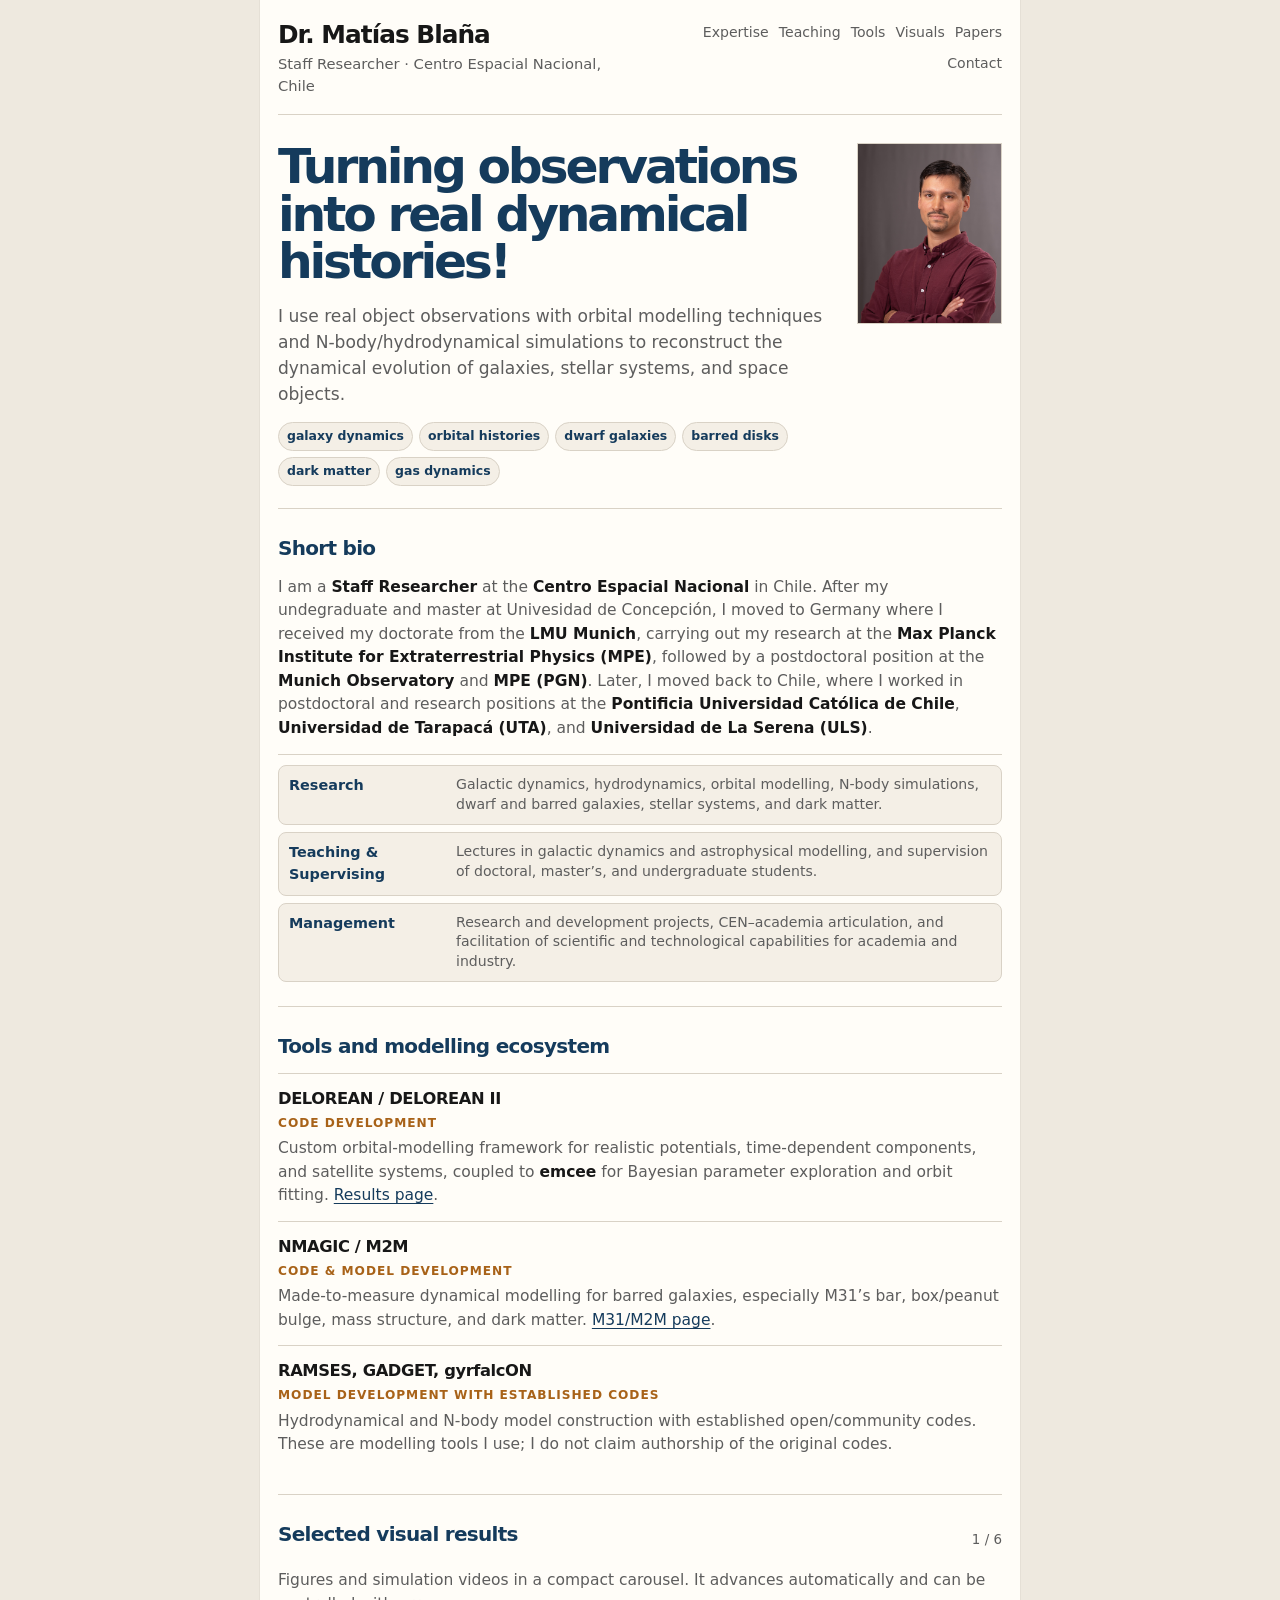
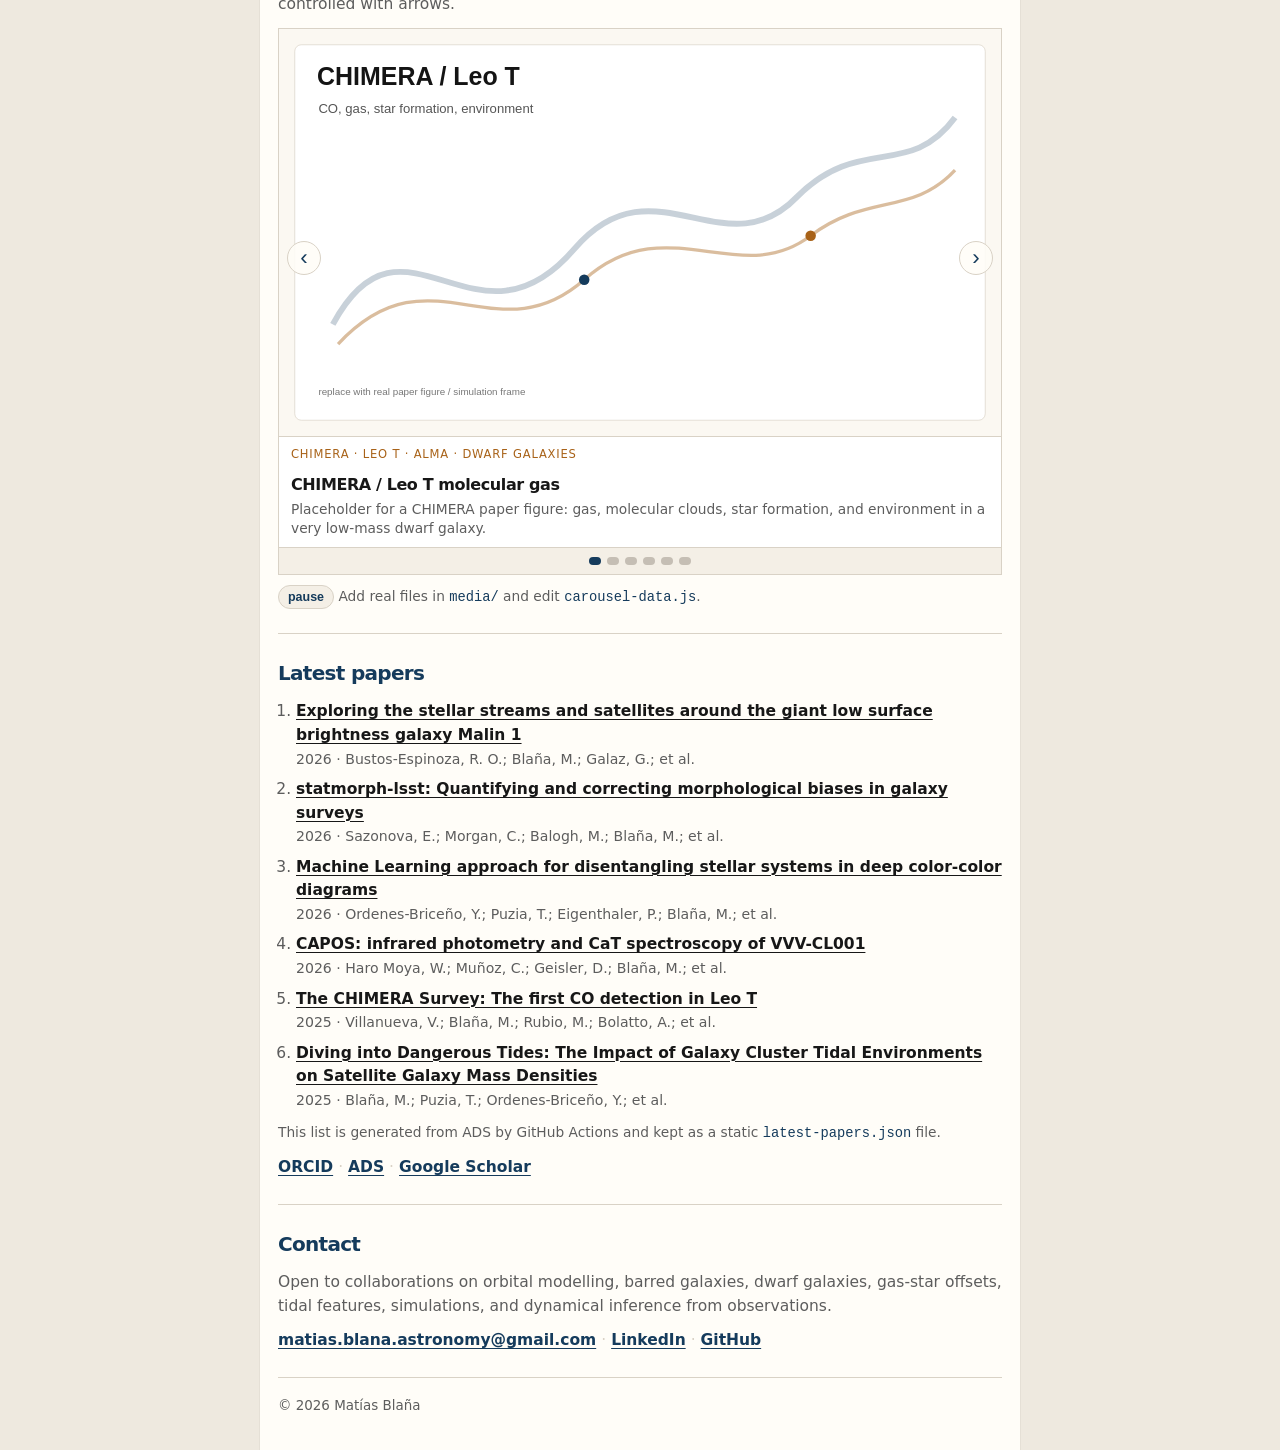
<file: index.html>
<!doctype html><html lang="en"><head><meta charset="utf-8"><meta name="viewport" content="width=device-width,initial-scale=1"><title>Matías Blaña — Dynamical Modelling</title><meta name="description" content="Matías Blaña — computational and observational dynamics."><link rel="stylesheet" href="styles.css"></head><body><main class="page"><header class="top"><div><h1>Dr. Matías Blaña</h1><p class="role">Staff Researcher · Centro Espacial Nacional, Chile</p></div><nav><a href="#expertise">Expertise</a><a href="teaching/">Teaching</a><a href="#tools">Tools</a><a href="#visuals">Visuals</a><a href="#papers">Papers</a><a href="#contact">Contact</a></nav></header><section class="hero" id="expertise"><div class="hero-grid"><div class="hero-copy"><p class="brand">Turning observations into real dynamical histories!</p><p class="summary">I use real object observations with orbital modelling techniques and N-body/hydrodynamical simulations to reconstruct the dynamical evolution of galaxies, stellar systems, and space objects.</p><div class="chips"><span>galaxy dynamics</span><span>orbital histories</span><span>dwarf galaxies</span><span>barred disks</span><span>dark matter</span><span>gas dynamics</span></div></div><div class="profile-photo-slot"><img src="media/profile.jpg" alt="Matías Blaña" onerror="this.style.display='none';this.nextElementSibling.style.display='grid';"><div class="photo-placeholder">your photo</div></div></div></section><section class="block">
<h2>Short bio</h2>
<p>I am a <strong>Staff Researcher</strong> at the <strong>Centro Espacial Nacional</strong> in Chile. After my undegraduate and master at Univesidad de Concepción, I moved to Germany where I received my doctorate from the <strong>LMU Munich</strong>, carrying out my research at the <strong>Max Planck Institute for Extraterrestrial Physics (MPE)</strong>, followed by a postdoctoral position at the <strong>Munich Observatory</strong> and <strong>MPE (PGN)</strong>. Later, I moved back to Chile, where I worked in postdoctoral and research positions at the <strong>Pontificia Universidad Católica de Chile</strong>, <strong>Universidad de Tarapacá (UTA)</strong>, and <strong>Universidad de La Serena (ULS)</strong>.</p>

<div class="profile-fronts role-buttons">
  <a class="role-button" href="research/">
    <strong>Research</strong>
    <span>Galactic dynamics, hydrodynamics, orbital modelling, N-body simulations, dwarf and barred galaxies, stellar systems, and dark matter.</span>
  </a>

  <a class="role-button" href="teaching/">
    <strong>Teaching &amp; Supervising</strong>
    <span>Lectures in galactic dynamics and astrophysical modelling, and supervision of doctoral, master’s, and undergraduate students.</span>
  </a>

  <a class="role-button" href="management/">
    <strong>Management</strong>
    <span>Research and development projects, CEN–academia articulation, and facilitation of scientific and technological capabilities for academia and industry.</span>
  </a>
</div>
</section><section class="block" id="tools"><h2>Tools and modelling ecosystem</h2><div class="rows"><article><h3>DELOREAN / DELOREAN II <span>code development</span></h3><p>Custom orbital-modelling framework for realistic potentials, time-dependent components, and satellite systems, coupled to <strong>emcee</strong> for Bayesian parameter exploration and orbit fitting. <a href="delorean/">Results page</a>.</p></article><article><h3>NMAGIC / M2M <span>code & model development</span></h3><p>Made-to-measure dynamical modelling for barred galaxies, especially M31’s bar, box/peanut bulge, mass structure, and dark matter. <a href="m31-m2m/">M31/M2M page</a>.</p></article><article><h3>RAMSES, GADGET, gyrfalcON <span>model development with established codes</span></h3><p>Hydrodynamical and N-body model construction with established open/community codes. These are modelling tools I use; I do not claim authorship of the original codes.</p></article></div></section><section class="block" id="visuals"><div class="carousel-topline"><h2>Selected visual results</h2><span class="carousel-count" data-carousel-count></span></div><p>Figures and simulation videos in a compact carousel. It advances automatically and can be controlled with arrows.</p><div class="carousel" data-carousel><button class="arrow prev" data-carousel-prev aria-label="Previous item">‹</button><button class="arrow next" data-carousel-next aria-label="Next item">›</button><div class="carousel-stage" data-carousel-stage></div><div class="carousel-caption"><p class="meta" data-carousel-meta></p><h3 data-carousel-title></h3><p data-carousel-caption></p></div><div class="dots" data-carousel-dots></div></div><p class="note"><button class="pause-btn" data-carousel-pause>pause</button> Add real files in <code>media/</code> and edit <code>carousel-data.js</code>.</p></section><section class="block" id="papers"><h2>Latest papers</h2><ol class="papers" data-latest-papers><li>Loading latest papers from local ADS cache…</li></ol><p class="note">This list is generated from ADS by GitHub Actions and kept as a static <code>latest-papers.json</code> file.</p><p class="links-inline"><a href="https://orcid.org/0000-0003-2139-0944">ORCID</a><span>·</span><a href="https://ui.adsabs.harvard.edu/search/q=author%3A%22Bla%C3%B1a%2C%20Matias%22">ADS</a><span>·</span><a href="https://scholar.google.com/citations?user=REPLACE_WITH_ID">Google Scholar</a></p></section><section class="block contact" id="contact"><h2>Contact</h2><p>Open to collaborations on orbital modelling, barred galaxies, dwarf galaxies, gas-star offsets, tidal features, simulations, and dynamical inference from observations.</p><p class="links-inline"><a href="mailto:matias.blana.astronomy@gmail.com">matias.blana.astronomy@gmail.com</a><span>·</span><a href="https://www.linkedin.com/in/matiasblana">LinkedIn</a><span>·</span><a href="https://github.com/MatiasBlana">GitHub</a></p></section><footer><span>© <span id="year"></span> Matías Blaña</span></footer></main><script src="carousel-data.js"></script><script src="carousel.js"></script><script src="papers.js"></script><script>document.getElementById("year").textContent=new Date().getFullYear();</script></body></html>
</file>
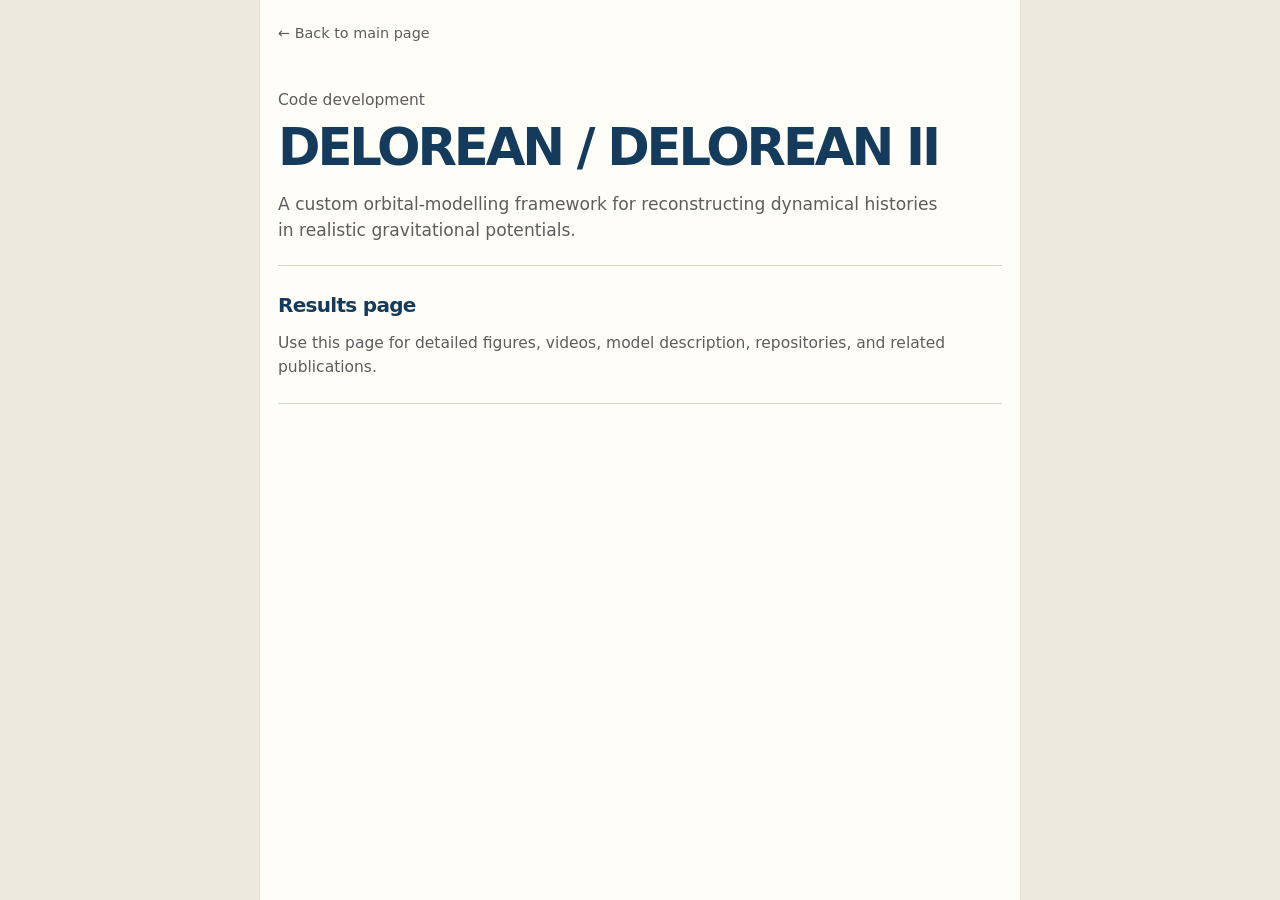
<file: delorean/index.html>
<!doctype html><html lang="en"><head><meta charset="utf-8"><meta name="viewport" content="width=device-width,initial-scale=1"><title>DELOREAN / DELOREAN II — Matías Blaña</title><link rel="stylesheet" href="../styles.css"></head><body><main class="page"><a class="back" href="../">← Back to main page</a><section class="hero"><p class="kicker">Code development</p><h1 class="subpage-title">DELOREAN / DELOREAN II</h1><p class="summary">A custom orbital-modelling framework for reconstructing dynamical histories in realistic gravitational potentials.</p></section><section class="block"><h2>Results page</h2><p>Use this page for detailed figures, videos, model description, repositories, and related publications.</p></section></main></body></html>
</file>
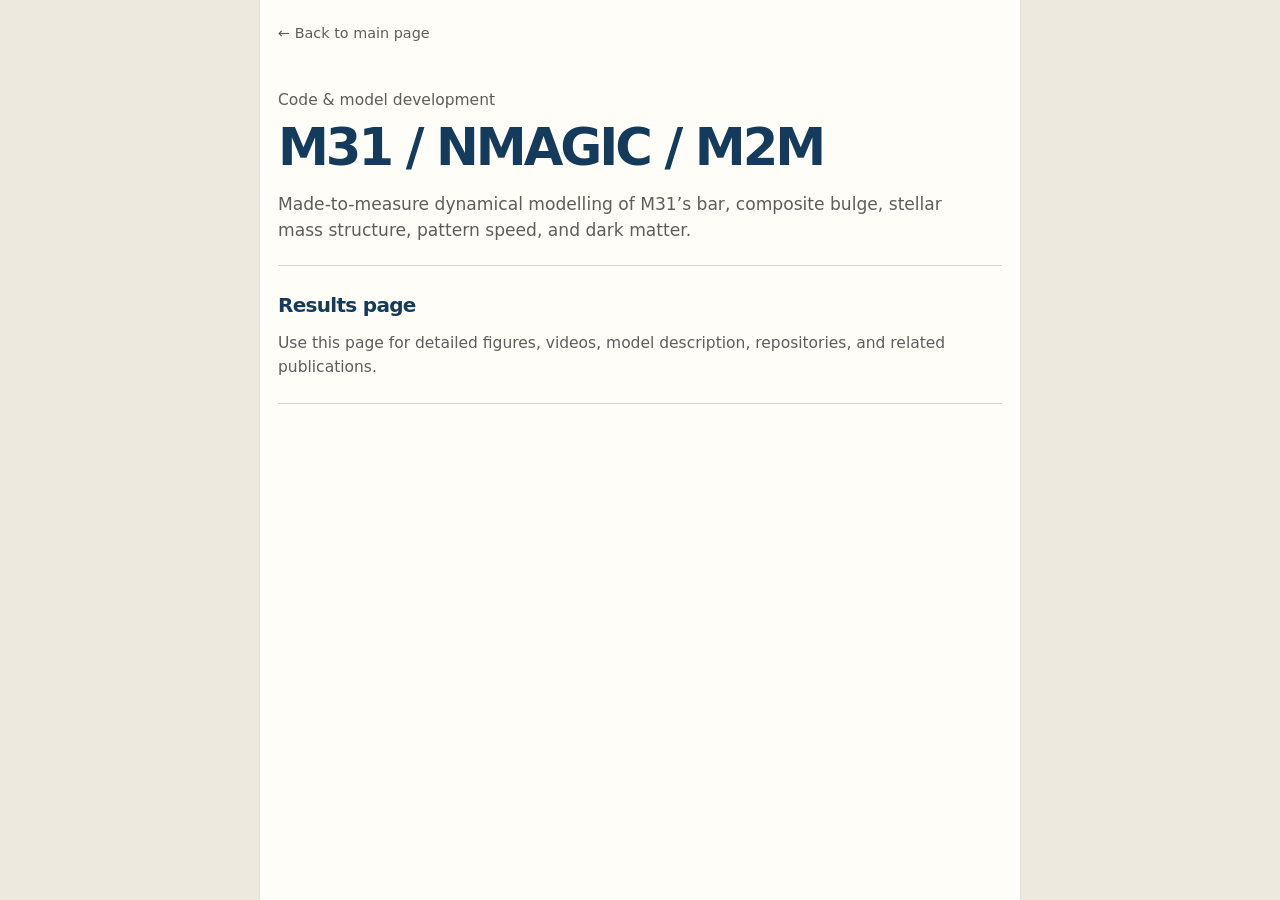
<file: m31-m2m/index.html>
<!doctype html><html lang="en"><head><meta charset="utf-8"><meta name="viewport" content="width=device-width,initial-scale=1"><title>M31 / NMAGIC / M2M — Matías Blaña</title><link rel="stylesheet" href="../styles.css"></head><body><main class="page"><a class="back" href="../">← Back to main page</a><section class="hero"><p class="kicker">Code & model development</p><h1 class="subpage-title">M31 / NMAGIC / M2M</h1><p class="summary">Made-to-measure dynamical modelling of M31’s bar, composite bulge, stellar mass structure, pattern speed, and dark matter.</p></section><section class="block"><h2>Results page</h2><p>Use this page for detailed figures, videos, model description, repositories, and related publications.</p></section></main></body></html>
</file>
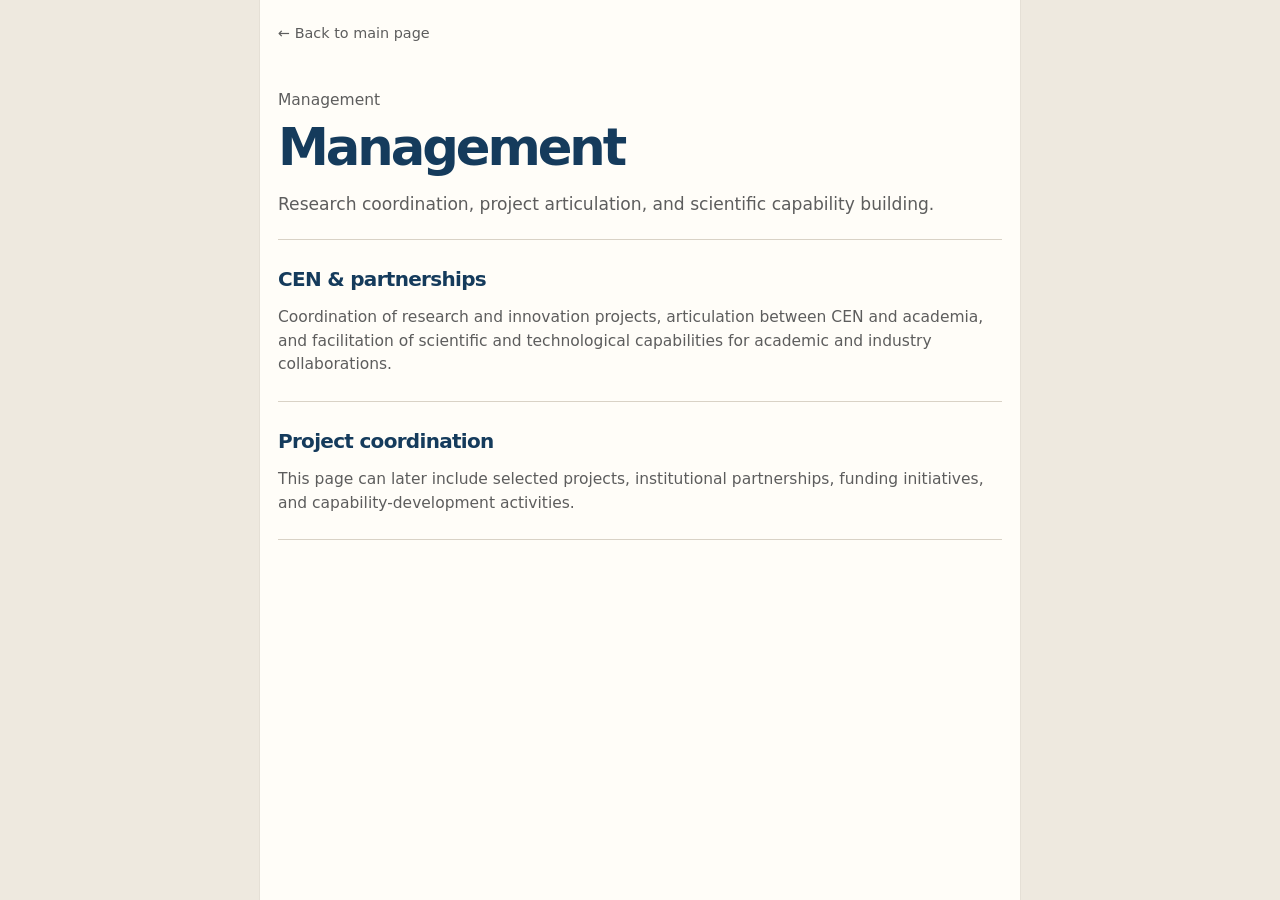
<file: management/index.html>
<!doctype html>
<html lang="en">
<head>
  <meta charset="utf-8">
  <meta name="viewport" content="width=device-width,initial-scale=1">
  <title>Management — Matías Blaña</title>
  <link rel="stylesheet" href="../styles.css">
</head>
<body>
<main class="page">
  <a class="back" href="../">← Back to main page</a>
  <section class="hero">
    <p class="kicker">Management</p>
    <h1 class="subpage-title">Management</h1>
    <p class="summary">Research coordination, project articulation, and scientific capability building.</p>
  </section>
  <section class="block"><h2>CEN & partnerships</h2><p>Coordination of research and innovation projects, articulation between CEN and academia, and facilitation of scientific and technological capabilities for academic and industry collaborations.</p></section>
<section class="block"><h2>Project coordination</h2><p>This page can later include selected projects, institutional partnerships, funding initiatives, and capability-development activities.</p></section>
</main>
</body>
</html>
</file>
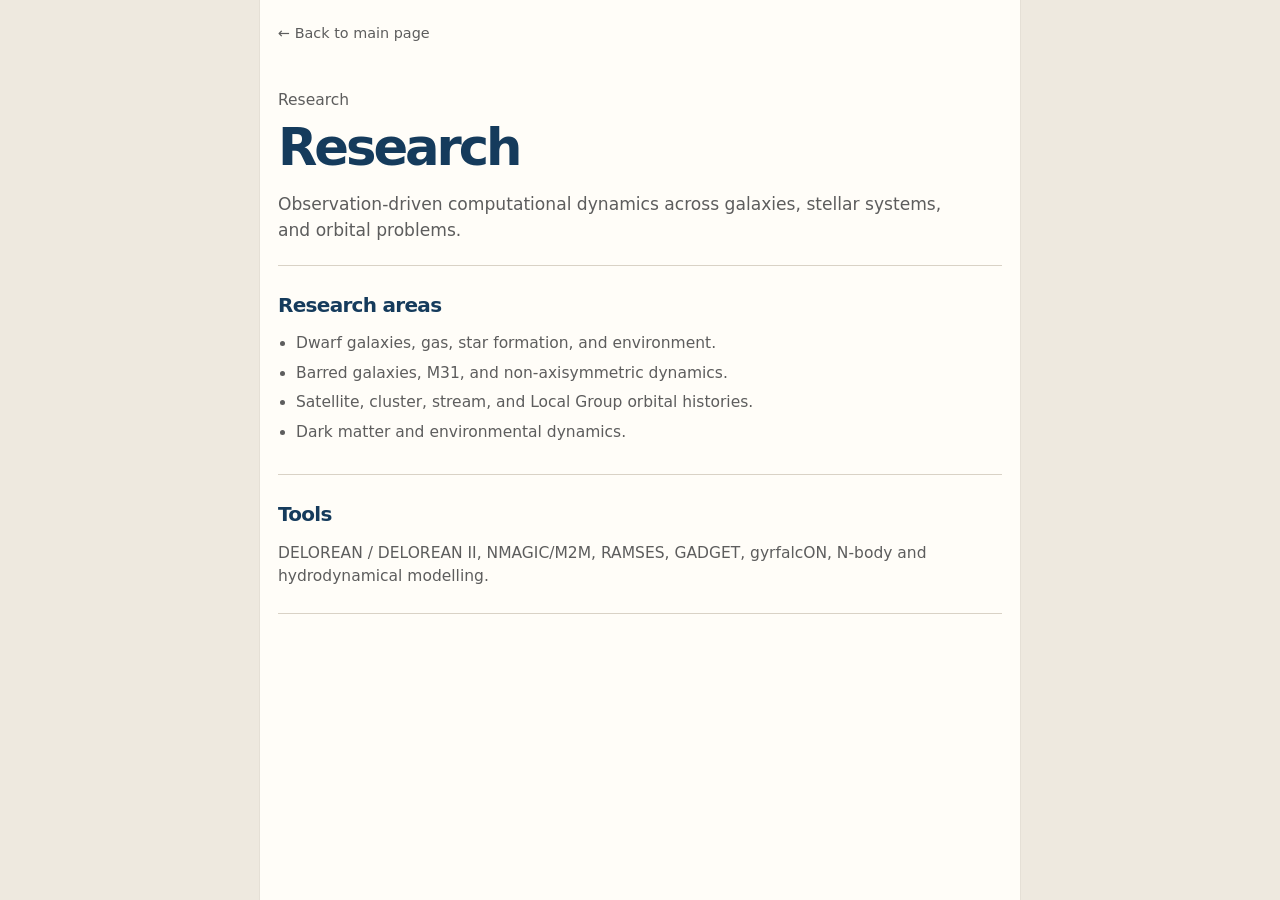
<file: research/index.html>
<!doctype html>
<html lang="en">
<head>
  <meta charset="utf-8">
  <meta name="viewport" content="width=device-width,initial-scale=1">
  <title>Research — Matías Blaña</title>
  <link rel="stylesheet" href="../styles.css">
</head>
<body>
<main class="page">
  <a class="back" href="../">← Back to main page</a>
  <section class="hero">
    <p class="kicker">Research</p>
    <h1 class="subpage-title">Research</h1>
    <p class="summary">Observation-driven computational dynamics across galaxies, stellar systems, and orbital problems.</p>
  </section>
  <section class="block"><h2>Research areas</h2><ul class="compact-list">
<li>Dwarf galaxies, gas, star formation, and environment.</li>
<li>Barred galaxies, M31, and non-axisymmetric dynamics.</li>
<li>Satellite, cluster, stream, and Local Group orbital histories.</li>
<li>Dark matter and environmental dynamics.</li>
</ul></section>
<section class="block"><h2>Tools</h2><p>DELOREAN / DELOREAN II, NMAGIC/M2M, RAMSES, GADGET, gyrfalcON, N-body and hydrodynamical modelling.</p></section>
</main>
</body>
</html>
</file>
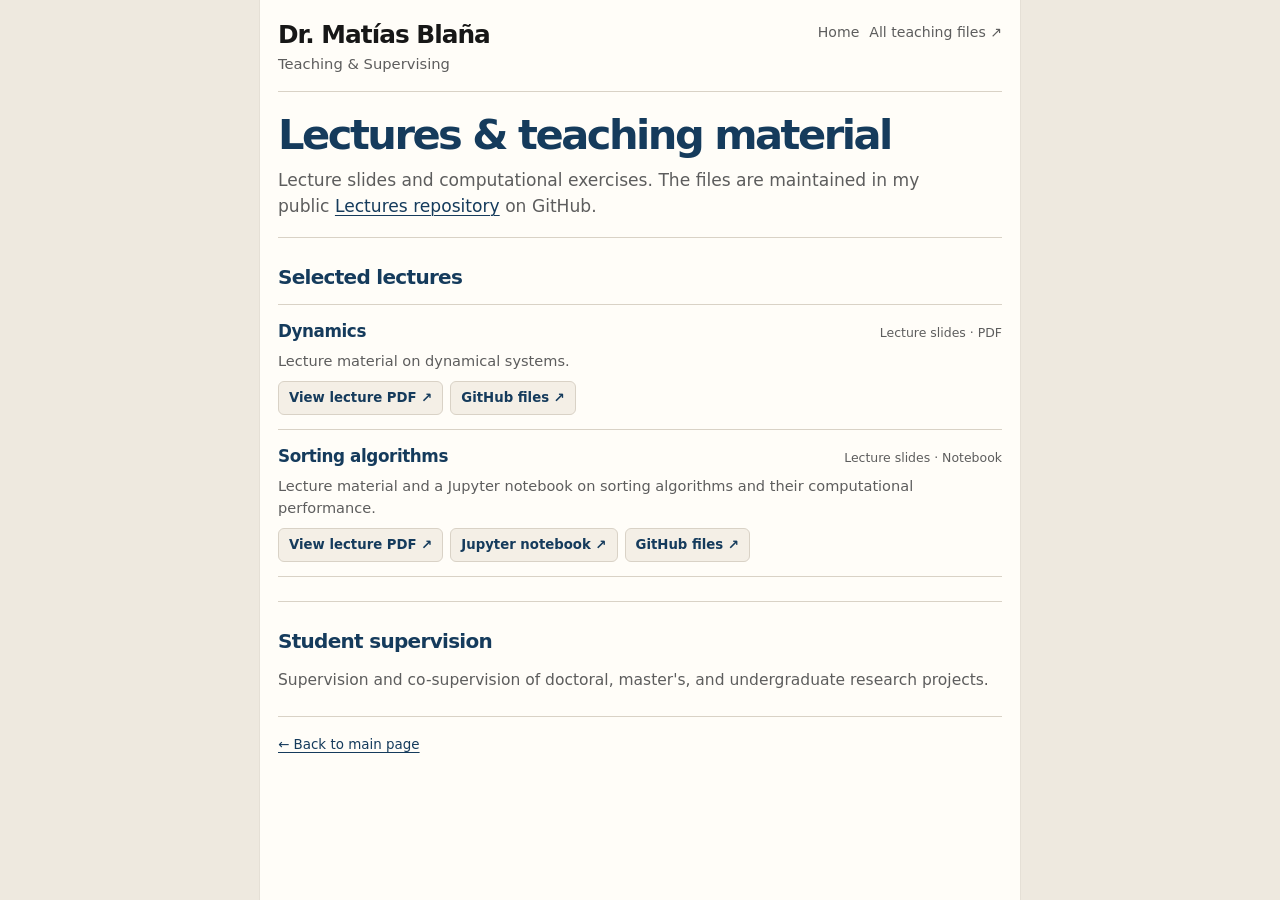
<file: teaching/index.html>
<!doctype html>
<html lang="en">
<head>
  <meta charset="utf-8">
  <meta name="viewport" content="width=device-width,initial-scale=1">
  <meta name="description" content="Lecture slides and computational teaching materials by Dr. Matías Blaña.">
  <title>Teaching — Dr. Matías Blaña</title>
  <link rel="stylesheet" href="../styles.css">
</head>
<body>
<main class="page">
  <header class="top teaching-top">
    <div>
      <h1><a class="home-name" href="../">Dr. Matías Blaña</a></h1>
      <p class="role">Teaching &amp; Supervising</p>
    </div>
    <nav aria-label="Teaching navigation">
      <a href="../">Home</a>
      <a href="https://github.com/MatiasBlana/Lectures" target="_blank" rel="noopener noreferrer">All teaching files ↗</a>
    </nav>
  </header>
  <section class="hero teaching-hero">
    <h2 class="subpage-title">Lectures &amp; teaching material</h2>
    <p class="summary">Lecture slides and computational exercises. The files are maintained in my public <a href="https://github.com/MatiasBlana/Lectures" target="_blank" rel="noopener noreferrer">Lectures repository</a> on GitHub.</p>
  </section>
  <section class="block" aria-labelledby="materials-title">
    <h2 id="materials-title">Selected lectures</h2>
    <div class="teaching-list">
      <article class="teaching-entry">
        <div class="teaching-entry-heading">
          <h3>Dynamics</h3>
          <span>Lecture slides · PDF</span>
        </div>
        <p>Lecture material on dynamical systems.</p>
        <div class="teaching-links">
          <a href="https://github.com/MatiasBlana/Lectures/blob/main/Lecture_Dynamics/Lectures_Dynamics_v1.pdf" target="_blank" rel="noopener noreferrer">View lecture PDF ↗</a>
          <a href="https://github.com/MatiasBlana/Lectures/tree/main/Lecture_Dynamics" target="_blank" rel="noopener noreferrer">GitHub files ↗</a>
        </div>
      </article>
      <article class="teaching-entry">
        <div class="teaching-entry-heading">
          <h3>Sorting algorithms</h3>
          <span>Lecture slides · Notebook</span>
        </div>
        <p>Lecture material and a Jupyter notebook on sorting algorithms and their computational performance.</p>
        <div class="teaching-links">
          <a href="https://github.com/MatiasBlana/Lectures/blob/main/Lecture_Sorting/Lectures_Sorting_v1.pdf" target="_blank" rel="noopener noreferrer">View lecture PDF ↗</a>
          <a href="https://github.com/MatiasBlana/Lectures/blob/main/Lecture_Sorting/Speed_sorting_v2.ipynb" target="_blank" rel="noopener noreferrer">Jupyter notebook ↗</a>
          <a href="https://github.com/MatiasBlana/Lectures/tree/main/Lecture_Sorting" target="_blank" rel="noopener noreferrer">GitHub files ↗</a>
        </div>
      </article>
    </div>
  </section>
  <section class="block contact" aria-labelledby="supervision-title">
    <h2 id="supervision-title">Student supervision</h2>
    <p>Supervision and co-supervision of doctoral, master's, and undergraduate research projects.</p>
  </section>
  <footer><a href="../">← Back to main page</a></footer>
</main>
</body>
</html>
</file>
<file: styles.css>
:root{--bg:#eee9df;--page:#fffdf8;--text:#171717;--muted:#5d5d5d;--line:#d9d2c6;--blue:#153b5c;--gold:#a86218;--soft:#f4efe6;--max:760px}*{box-sizing:border-box}body{margin:0;background:var(--bg);color:var(--text);font-family:Inter,ui-sans-serif,system-ui,-apple-system,BlinkMacSystemFont,"Segoe UI",sans-serif;line-height:1.52;font-size:15.5px}a{color:var(--blue);text-decoration-thickness:1px;text-underline-offset:3px}.page{max-width:var(--max);margin:0 auto;padding:22px 18px 36px;background:var(--page);min-height:100vh;box-shadow:0 0 0 1px #0000000a}.top{display:flex;justify-content:space-between;gap:18px;align-items:flex-start;padding-bottom:16px;border-bottom:1px solid var(--line)}h1{margin:0;font-size:1.55rem;letter-spacing:-.04em;line-height:1.05}.role{margin:5px 0 0;color:var(--muted);font-size:.92rem}nav{display:flex;gap:10px;flex-wrap:wrap;justify-content:flex-end;font-size:.88rem}nav a{color:var(--muted);text-decoration:none}nav a:hover{color:var(--blue)}.hero{padding:28px 0 22px;border-bottom:1px solid var(--line)}.brand{margin:0;max-width:680px;font-size:clamp(2.05rem,6vw,3.6rem);line-height:.98;letter-spacing:-.065em;font-weight:850;color:var(--blue)}.summary{margin:17px 0 0;max-width:680px;color:var(--muted);font-size:1.07rem}.chips{display:flex;flex-wrap:wrap;gap:6px;margin-top:15px}.chips span{padding:4px 8px;border-radius:999px;border:1px solid var(--line);background:var(--soft);color:var(--blue);font-size:.78rem;font-weight:650}.block{padding:24px 0;border-bottom:1px solid var(--line)}h2{margin:0 0 12px;font-size:1.25rem;letter-spacing:-.035em;color:var(--blue)}h3{margin:0 0 5px;font-size:1.02rem;letter-spacing:-.025em}p{margin:0 0 10px;color:var(--muted)}p:last-child{margin-bottom:0}strong{color:var(--text)}.rows{display:grid;gap:0;border-top:1px solid var(--line)}.rows article{padding:13px 0;border-bottom:1px solid var(--line)}.rows article:last-child{border-bottom:0}.rows h3 span{display:block;margin-top:2px;color:var(--gold);font-size:.76rem;text-transform:uppercase;letter-spacing:.08em}.papers{margin:0;padding-left:18px;color:var(--muted)}.papers li{margin:0 0 7px}.paper-title{color:var(--text);font-weight:750}.paper-meta{color:var(--muted);font-size:.88rem}.links-inline{margin-top:11px;color:var(--muted)}.links-inline a{font-weight:700}.links-inline span{color:var(--line);margin:0 5px}.carousel{margin-top:12px;border:1px solid var(--line);background:#fff;position:relative}.carousel-stage{position:relative;min-height:300px;display:grid;place-items:center;overflow:hidden;background:#fff}.carousel-stage img,.carousel-stage video{display:block;width:100%;height:auto;max-height:430px;object-fit:contain}.carousel-caption{padding:10px 12px;border-top:1px solid var(--line);background:#fff}.carousel-caption h3{font-size:1rem;margin:0 0 3px}.carousel-caption p{font-size:.86rem;line-height:1.35}.carousel-caption .meta{font-size:.72rem;color:var(--gold);text-transform:uppercase;letter-spacing:.07em}.arrow{position:absolute;top:42%;transform:translateY(-50%);z-index:3;width:34px;height:34px;border-radius:999px;border:1px solid var(--line);background:#fffdf8e0;color:var(--blue);font-size:1.4rem;line-height:1;cursor:pointer}.arrow.prev{left:8px}.arrow.next{right:8px}.dots{display:flex;justify-content:center;gap:6px;padding:9px;border-top:1px solid var(--line);background:var(--soft)}.dot{width:8px;height:8px;border-radius:999px;border:0;background:#c5beb4;cursor:pointer}.dot.active{background:var(--blue)}.carousel-topline{display:flex;justify-content:space-between;gap:10px;align-items:center;margin-bottom:8px}.carousel-count{color:var(--muted);font-size:.84rem}.pause-btn{border:1px solid var(--line);background:var(--soft);color:var(--blue);border-radius:999px;padding:4px 9px;cursor:pointer;font-size:.78rem;font-weight:650}.note{margin-top:10px;font-size:.86rem;color:var(--muted)}code{font-family:ui-monospace,SFMono-Regular,Menlo,Monaco,Consolas,monospace;color:var(--blue)}.subpage-title{margin:0;font-size:clamp(2rem,6vw,3.2rem);line-height:1;letter-spacing:-.06em;color:var(--blue)}.back{display:inline-block;margin-bottom:16px;font-size:.9rem;color:var(--muted);text-decoration:none}.compact-list{margin:0;padding-left:18px;color:var(--muted)}.compact-list li{margin-bottom:6px}.contact{border-bottom:0}footer{padding-top:18px;border-top:1px solid var(--line);color:var(--muted);font-size:.84rem}@media(max-width:640px){.top{flex-direction:column}nav{justify-content:flex-start}.carousel-stage{min-height:220px}} 
.hero-grid{display:grid;grid-template-columns:minmax(0,1fr) 145px;gap:18px;align-items:start}.hero-copy{min-width:0}.profile-photo-slot{width:145px;aspect-ratio:4/5;border:1px solid var(--line);background:var(--soft);overflow:hidden}.profile-photo-slot img{width:100%;height:100%;object-fit:cover;display:block}.photo-placeholder{width:100%;height:100%;display:none;place-items:center;color:var(--muted);font-size:.75rem;text-transform:uppercase;letter-spacing:.08em}@media(max-width:640px){.hero-grid{grid-template-columns:minmax(0,1fr) 105px;gap:12px}.profile-photo-slot{width:105px}}



.profile-fronts{
  margin-top:14px;
  padding-top:10px;
  border-top:1px solid var(--line);
}
.profile-fronts p{
  margin:0 0 8px;
  font-size:.92rem;
  line-height:1.45;
}
.profile-fronts p:last-child{
  margin-bottom:0;
}
.profile-fronts strong{
  color:var(--blue);
}

.brand{
  font-size:clamp(1.85rem,5vw,3.05rem);
}

.role-buttons{
  display:grid;
  gap:7px;
  margin-top:14px;
  padding-top:10px;
  border-top:1px solid var(--line);
}

.role-button{
  display:grid;
  grid-template-columns:155px 1fr;
  gap:12px;
  align-items:start;
  padding:9px 10px;
  border:1px solid var(--line);
  border-radius:8px;
  background:var(--soft);
  text-decoration:none;
  transition:background .15s ease,border-color .15s ease;
}

.role-button:hover{
  background:#eee7da;
  border-color:#c9bfaf;
}

.role-button strong{
  color:var(--blue);
  font-size:.9rem;
}

.role-button span{
  color:var(--muted);
  font-size:.88rem;
  line-height:1.4;
}

@media(max-width:640px){
  .role-button{
    grid-template-columns:1fr;
    gap:3px;
  }
}

/* Teaching page — compact links to lecture material */
.home-name{color:inherit;text-decoration:none}
.home-name:hover{color:var(--blue)}
.teaching-hero{padding:22px 0 18px}
.teaching-hero .subpage-title{font-size:clamp(1.85rem,5vw,2.6rem)}
.teaching-hero .summary{margin-top:11px}
.teaching-list{border-top:1px solid var(--line)}
.teaching-entry{padding:14px 0;border-bottom:1px solid var(--line)}
.teaching-entry-heading{display:flex;justify-content:space-between;gap:12px;align-items:baseline}
.teaching-entry-heading h3{margin:0 0 5px;color:var(--blue);font-size:1.05rem}
.teaching-entry-heading span{color:var(--muted);font-size:.78rem;white-space:nowrap}
.teaching-entry p{font-size:.91rem;margin:0 0 9px}
.teaching-links{display:flex;flex-wrap:wrap;gap:7px}
.teaching-links a{display:inline-block;padding:6px 10px;border:1px solid var(--line);border-radius:6px;background:var(--soft);color:var(--blue);font-size:.83rem;font-weight:650;text-decoration:none}
.teaching-links a:hover{border-color:var(--blue);background:#eee7da}
@media(max-width:480px){.teaching-entry-heading{display:block}.teaching-entry-heading span{display:block;margin-bottom:8px}}
</file>
